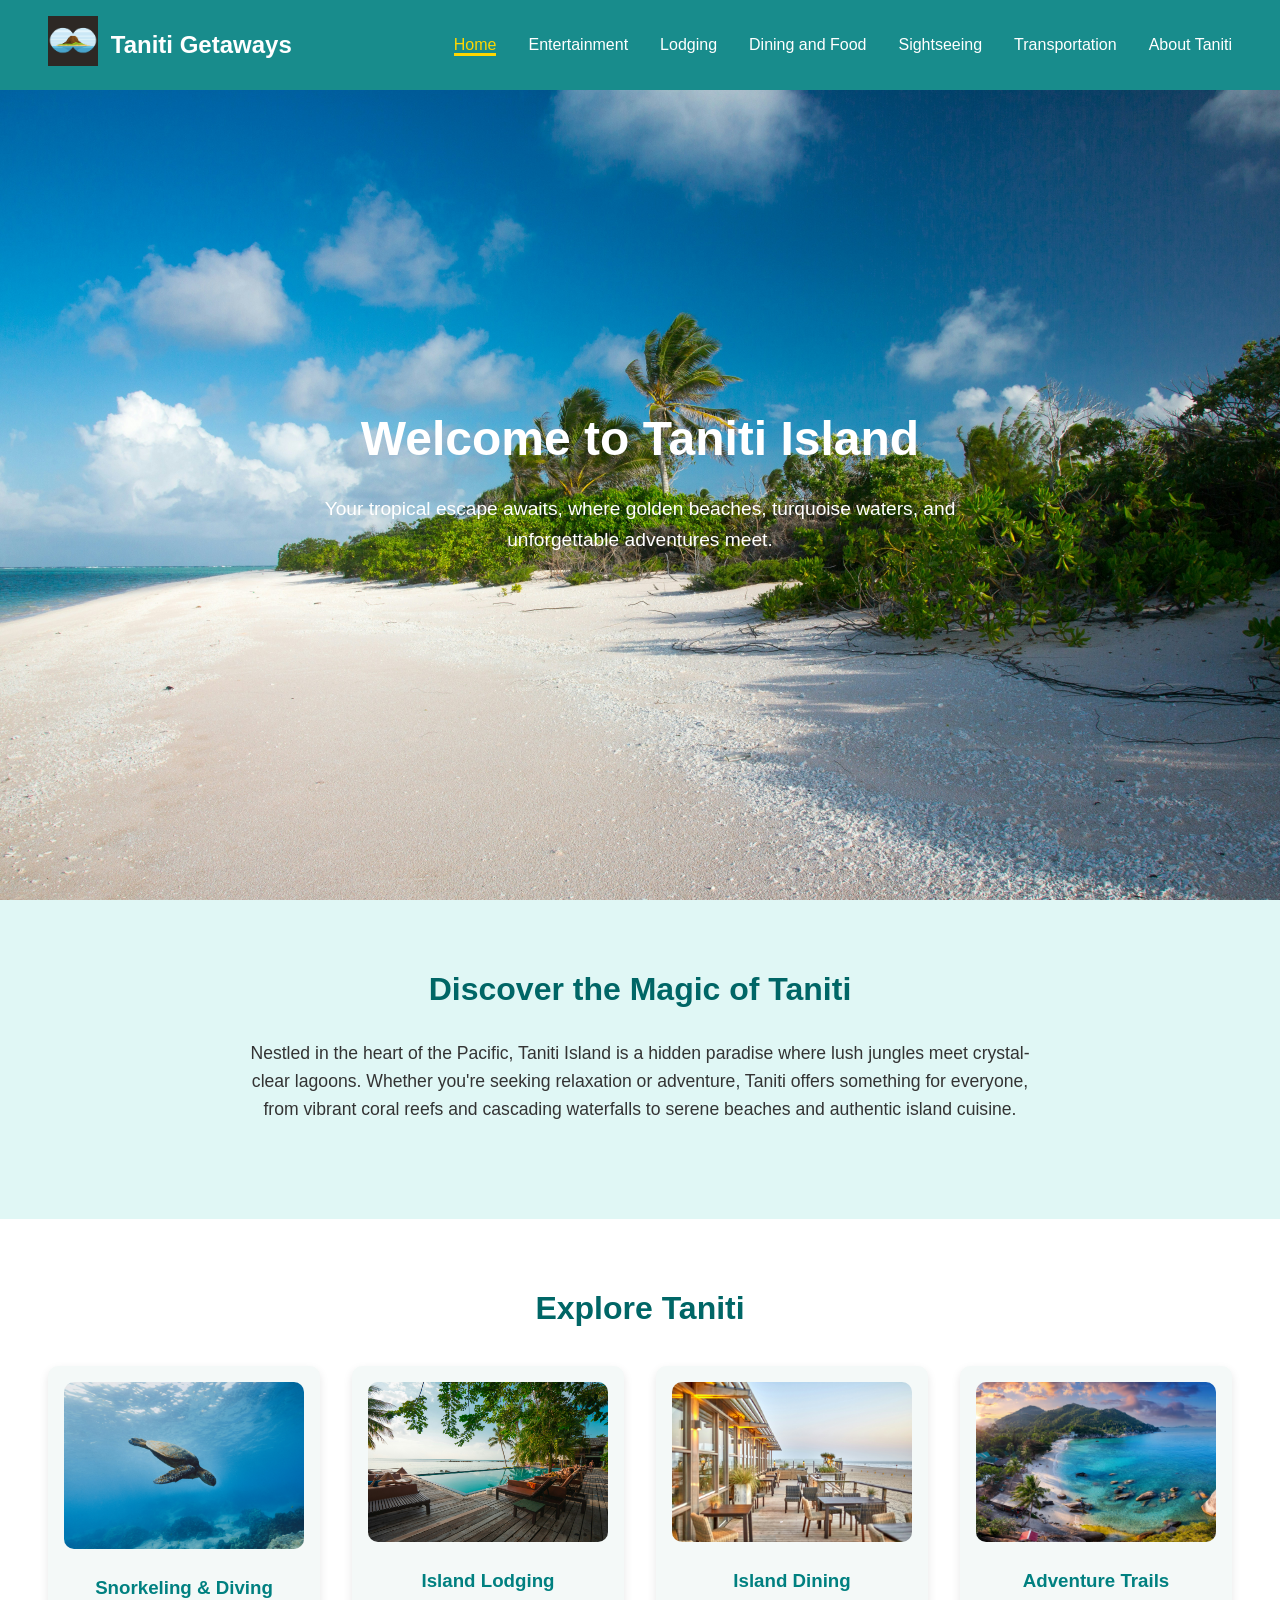
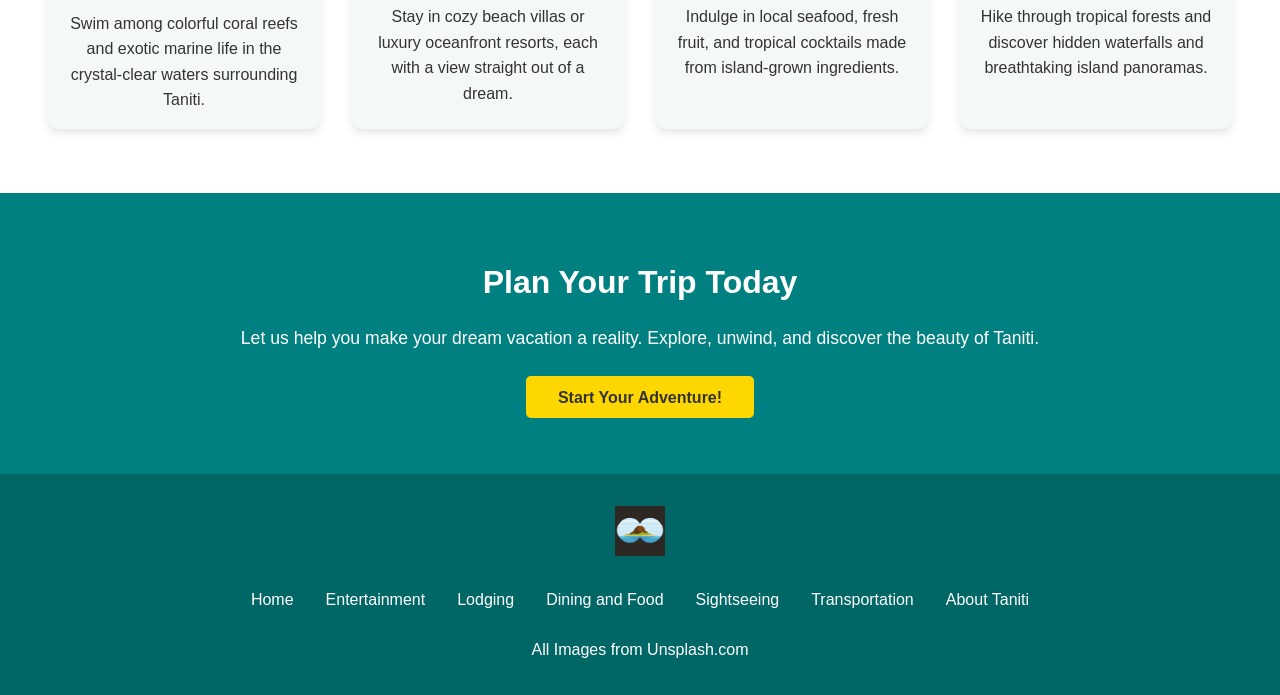
<file: index.html>
<!DOCTYPE html>
<html lang="en">
<head>
  <meta charset="UTF-8" />
  <meta name="viewport" content="width=device-width, initial-scale=1.0" />
  <link rel="stylesheet" type="text/css" href="style.css" />
  <title>Taniti Getaways</title>
</head>

<body>
  <!-- ===== NAVIGATION ===== -->
  <nav class="navbar">
    <div class="nav-logo">
  <a href="index.html">
    <img src="images/logo.jpg" alt="Taniti Getaways Logo" />
  </a>
  <span class="brand-name">Taniti Getaways</span>
</div>


    <ul class="nav-links">
      <li><a href="index.html" class="active">Home</a></li>
      <li><a href="entertainment.html">Entertainment</a></li>
      <li><a href="lodging.html">Lodging</a></li>
      <li><a href="diningandfood.html">Dining and Food</a></li>
      <li><a href="sightseeing.html">Sightseeing</a></li>
      <li><a href="transportation.html">Transportation</a></li>
      <li><a href="about.html">About Taniti</a></li>
    </ul>
  </nav>

  <!-- ===== HERO SECTION ===== -->
  <header class="hero">
    <div class="hero-content">
      <h1>Welcome to Taniti Island</h1>
      <p>Your tropical escape awaits, where golden beaches, turquoise waters, and unforgettable adventures meet.</p>
    </div>
  </header>

  <!-- ===== ABOUT SECTION ===== -->
  <section class="info-section">
    <h2 class="pettitle">Discover the Magic of Taniti</h2>
    <p>
      Nestled in the heart of the Pacific, Taniti Island is a hidden paradise where lush jungles meet crystal-clear lagoons.
      Whether you're seeking relaxation or adventure, Taniti offers something for everyone, from vibrant coral reefs and cascading waterfalls to serene beaches and authentic island cuisine.
    </p>
  </section>

  <!-- ===== HIGHLIGHTS SECTION ===== -->
  <section class="highlights">
    <h2>Explore Taniti</h2>
    <div class="highlight-grid">
      <div class="highlight-card">
        <img src="images/snorkel.jpg" alt="Snorkeling" />
        <h3>Snorkeling & Diving</h3>
        <p>Swim among colorful coral reefs and exotic marine life in the crystal-clear waters surrounding Taniti.</p>
      </div>
      <div class="highlight-card">
        <img src="images/lodging.jpg" alt="Lodging" />
        <h3>Island Lodging</h3>
        <p>Stay in cozy beach villas or luxury oceanfront resorts, each with a view straight out of a dream.</p>
      </div>
      <div class="highlight-card">
        <img src="images/dining.jpg" alt="Dining" />
        <h3>Island Dining</h3>
        <p>Indulge in local seafood, fresh fruit, and tropical cocktails made from island-grown ingredients.</p>
      </div>
      <div class="highlight-card">
        <img src="images/hike.avif" alt="Adventure Trails" />
        <h3>Adventure Trails</h3>
        <p>Hike through tropical forests and discover hidden waterfalls and breathtaking island panoramas.</p>
      </div>
    </div>
  </section>

  <!-- ===== CALL TO ACTION ===== -->
  <section class="cta">
    <h2>Plan Your Trip Today</h2>
    <p>Let us help you make your dream vacation a reality. Explore, unwind, and discover the beauty of Taniti.</p>
    <a href="entertainment.html" class="contact-btn">Start Your Adventure!</a>
  </section>

  <!-- ===== FOOTER ===== -->
  <footer>
    <div class="footer-container">
      <div class="footer-logo">
        <img src="images/logo.jpg" alt="Taniti Logo" />
      </div>

      <nav class="footer-nav">
        <ul>
          <li><a href="index.html">Home</a></li>
          <li><a href="entertainment.html">Entertainment</a></li>
          <li><a href="lodging.html">Lodging</a></li>
          <li><a href="diningandfood.html">Dining and Food</a></li>
          <li><a href="sightseeing.html">Sightseeing</a></li>
          <li><a href="transportation.html">Transportation</a></li>
          <li><a href="about.html">About Taniti</a></li>
        </ul>
      </nav>
      <p>All Images from Unsplash.com</p>
    </div>
  </footer>
</body>
</html>
</file>
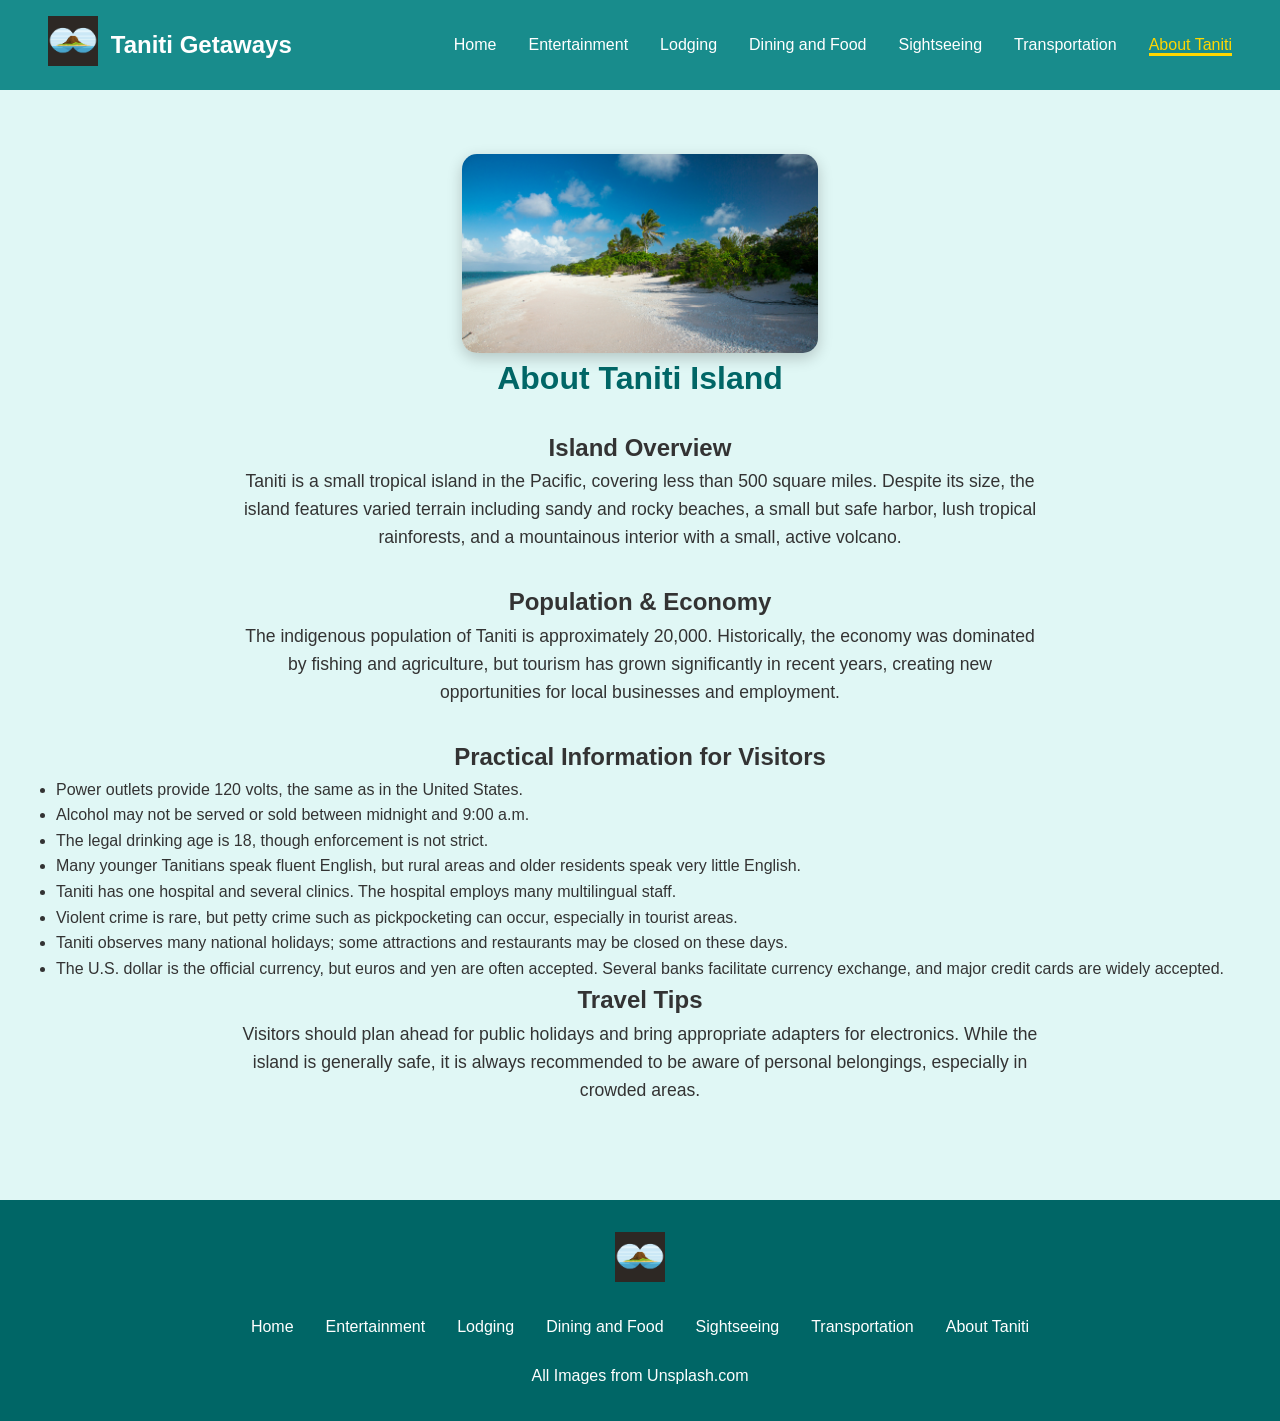
<file: about.html>
<!DOCTYPE html>
<html lang="en">
<head>
  <meta charset="UTF-8" />
  <meta name="viewport" content="width=device-width, initial-scale=1.0" />
  <link rel="stylesheet" type="text/css" href="style.css" />
  <title>Taniti Getaways</title>
</head>

<body>
  <!-- ===== NAVIGATION ===== -->
  <nav class="navbar">
    <div class="nav-logo">
  <a href="index.html">
    <img src="images/logo.jpg" alt="Taniti Getaways Logo" />
  </a>
  <span class="brand-name">Taniti Getaways</span>
</div>

    <ul class="nav-links">
      <li><a href="index.html">Home</a></li>
      <li><a href="entertainment.html">Entertainment</a></li>
      <li><a href="lodging.html">Lodging</a></li>
      <li><a href="diningandfood.html">Dining and Food</a></li>
      <li><a href="sightseeing.html">Sightseeing</a></li>
      <li><a href="transportation.html">Transportation</a></li>
      <li><a href="about.html" class="active">About Taniti</a></li>
    </ul>
  </nav>

<section class="info-section">
  <img src="images/homepic.jpg" alt="Taniti Island" class="section-image">
  <h1 class="pettitle">About Taniti Island</h1>

  <h2>Island Overview</h2>
  <p>
    Taniti is a small tropical island in the Pacific, covering less than 500 square miles. Despite its size, the island features varied terrain including sandy and rocky beaches, a small but safe harbor, lush tropical rainforests, and a mountainous interior with a small, active volcano.
  </p>

  <h2>Population & Economy</h2>
  <p>
    The indigenous population of Taniti is approximately 20,000. Historically, the economy was dominated by fishing and agriculture, but tourism has grown significantly in recent years, creating new opportunities for local businesses and employment.
  </p>

  <h2>Practical Information for Visitors</h2>
  <ul>
    <li>Power outlets provide 120 volts, the same as in the United States.</li>
    <li>Alcohol may not be served or sold between midnight and 9:00 a.m.</li>
    <li>The legal drinking age is 18, though enforcement is not strict.</li>
    <li>Many younger Tanitians speak fluent English, but rural areas and older residents speak very little English.</li>
    <li>Taniti has one hospital and several clinics. The hospital employs many multilingual staff.</li>
    <li>Violent crime is rare, but petty crime such as pickpocketing can occur, especially in tourist areas.</li>
    <li>Taniti observes many national holidays; some attractions and restaurants may be closed on these days.</li>
    <li>The U.S. dollar is the official currency, but euros and yen are often accepted. Several banks facilitate currency exchange, and major credit cards are widely accepted.</li>
  </ul>

  <h2>Travel Tips</h2>
  <p>
    Visitors should plan ahead for public holidays and bring appropriate adapters for electronics. While the island is generally safe, it is always recommended to be aware of personal belongings, especially in crowded areas.
  </p>
</section>


 <!-- ===== FOOTER ===== -->
  <footer>
    <div class="footer-container">
      <div class="footer-logo">
        <img src="images/logo.jpg" alt="Taniti Logo" />
      </div>

      <nav class="footer-nav">
        <ul>
          <li><a href="index.html">Home</a></li>
          <li><a href="entertainment.html">Entertainment</a></li>
          <li><a href="lodging.html">Lodging</a></li>
          <li><a href="diningandfood.html">Dining and Food</a></li>
          <li><a href="sightseeing.html">Sightseeing</a></li>
          <li><a href="transportation.html">Transportation</a></li>
          <li><a href="about.html">About Taniti</a></li>
        </ul>
      </nav>
      <p>All Images from Unsplash.com</p>
    </div>
  </footer>
</body>
</html>
</file>
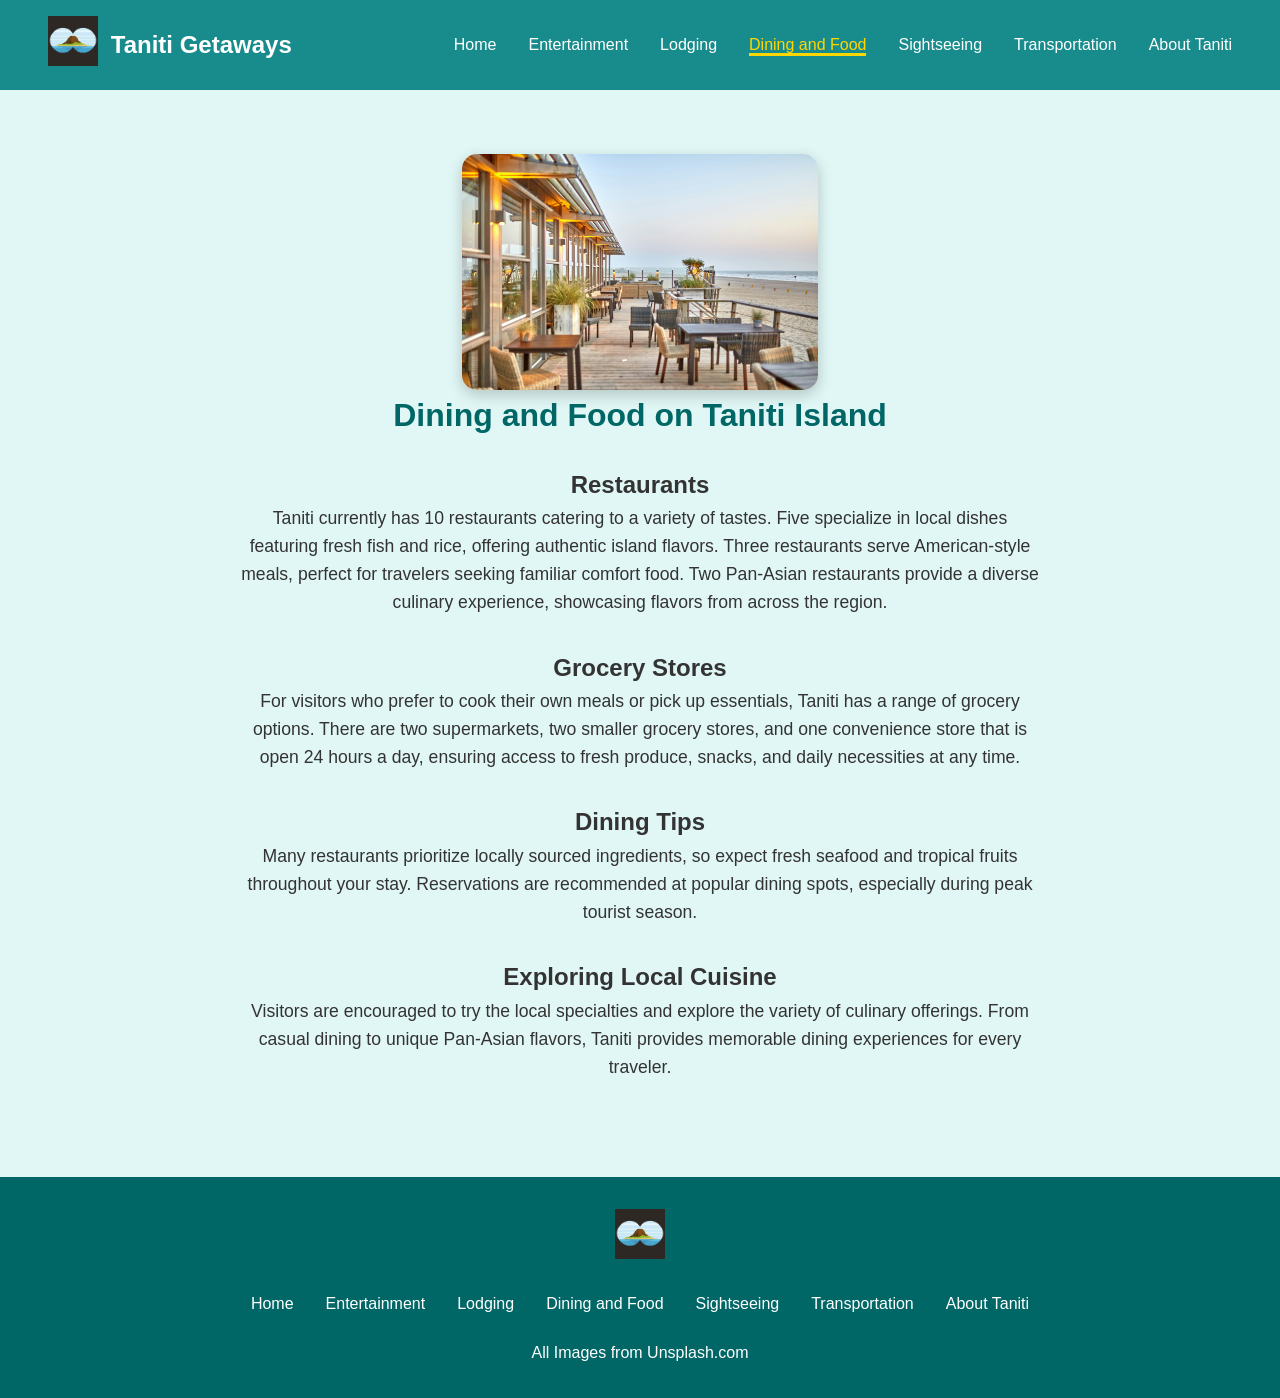
<file: diningandfood.html>
<!DOCTYPE html>
<html lang="en">
<head>
  <meta charset="UTF-8" />
  <meta name="viewport" content="width=device-width, initial-scale=1.0" />
  <link rel="stylesheet" type="text/css" href="style.css" />
  <title>Taniti Getaways</title>
</head>

<body>
  <!-- ===== NAVIGATION ===== -->
  <nav class="navbar">
    <div class="nav-logo">
  <a href="index.html">
    <img src="images/logo.jpg" alt="Taniti Getaways Logo" />
  </a>
  <span class="brand-name">Taniti Getaways</span>
</div>

    <ul class="nav-links">
      <li><a href="index.html">Home</a></li>
      <li><a href="entertainment.html">Entertainment</a></li>
      <li><a href="lodging.html">Lodging</a></li>
      <li><a href="diningandfood.html" class="active">Dining and Food</a></li>
      <li><a href="sightseeing.html">Sightseeing</a></li>
      <li><a href="transportation.html">Transportation</a></li>
      <li><a href="about.html">About Taniti</a></li>
    </ul>
  </nav>

</body>

<section class="info-section">
  <img src="images/dining.jpg" alt="Taniti Dining" class="section-image">
  <h1 class="pettitle">Dining and Food on Taniti Island</h1>

  <h2>Restaurants</h2>
  <p>
    Taniti currently has 10 restaurants catering to a variety of tastes. Five specialize in local dishes featuring fresh fish and rice, offering authentic island flavors. Three restaurants serve American-style meals, perfect for travelers seeking familiar comfort food. Two Pan-Asian restaurants provide a diverse culinary experience, showcasing flavors from across the region.
  </p>

  <h2>Grocery Stores</h2>
  <p>
    For visitors who prefer to cook their own meals or pick up essentials, Taniti has a range of grocery options. There are two supermarkets, two smaller grocery stores, and one convenience store that is open 24 hours a day, ensuring access to fresh produce, snacks, and daily necessities at any time.
  </p>

  <h2>Dining Tips</h2>
  <p>
    Many restaurants prioritize locally sourced ingredients, so expect fresh seafood and tropical fruits throughout your stay. Reservations are recommended at popular dining spots, especially during peak tourist season.
  </p>

  <h2>Exploring Local Cuisine</h2>
  <p>
    Visitors are encouraged to try the local specialties and explore the variety of culinary offerings. From casual dining to unique Pan-Asian flavors, Taniti provides memorable dining experiences for every traveler.
  </p>
</section>



 <!-- ===== FOOTER ===== -->
  <footer>
    <div class="footer-container">
      <div class="footer-logo">
        <img src="images/logo.jpg" alt="Taniti Logo" />
      </div>

      <nav class="footer-nav">
        <ul>
          <li><a href="index.html">Home</a></li>
          <li><a href="entertainment.html">Entertainment</a></li>
          <li><a href="lodging.html">Lodging</a></li>
          <li><a href="diningandfood.html">Dining and Food</a></li>
          <li><a href="sightseeing.html">Sightseeing</a></li>
          <li><a href="transportation.html">Transportation</a></li>
          <li><a href="about.html">About Taniti</a></li>
        </ul>
      </nav>
      <p>All Images from Unsplash.com</p>
    </div>
  </footer>
</body>
</html>
</file>
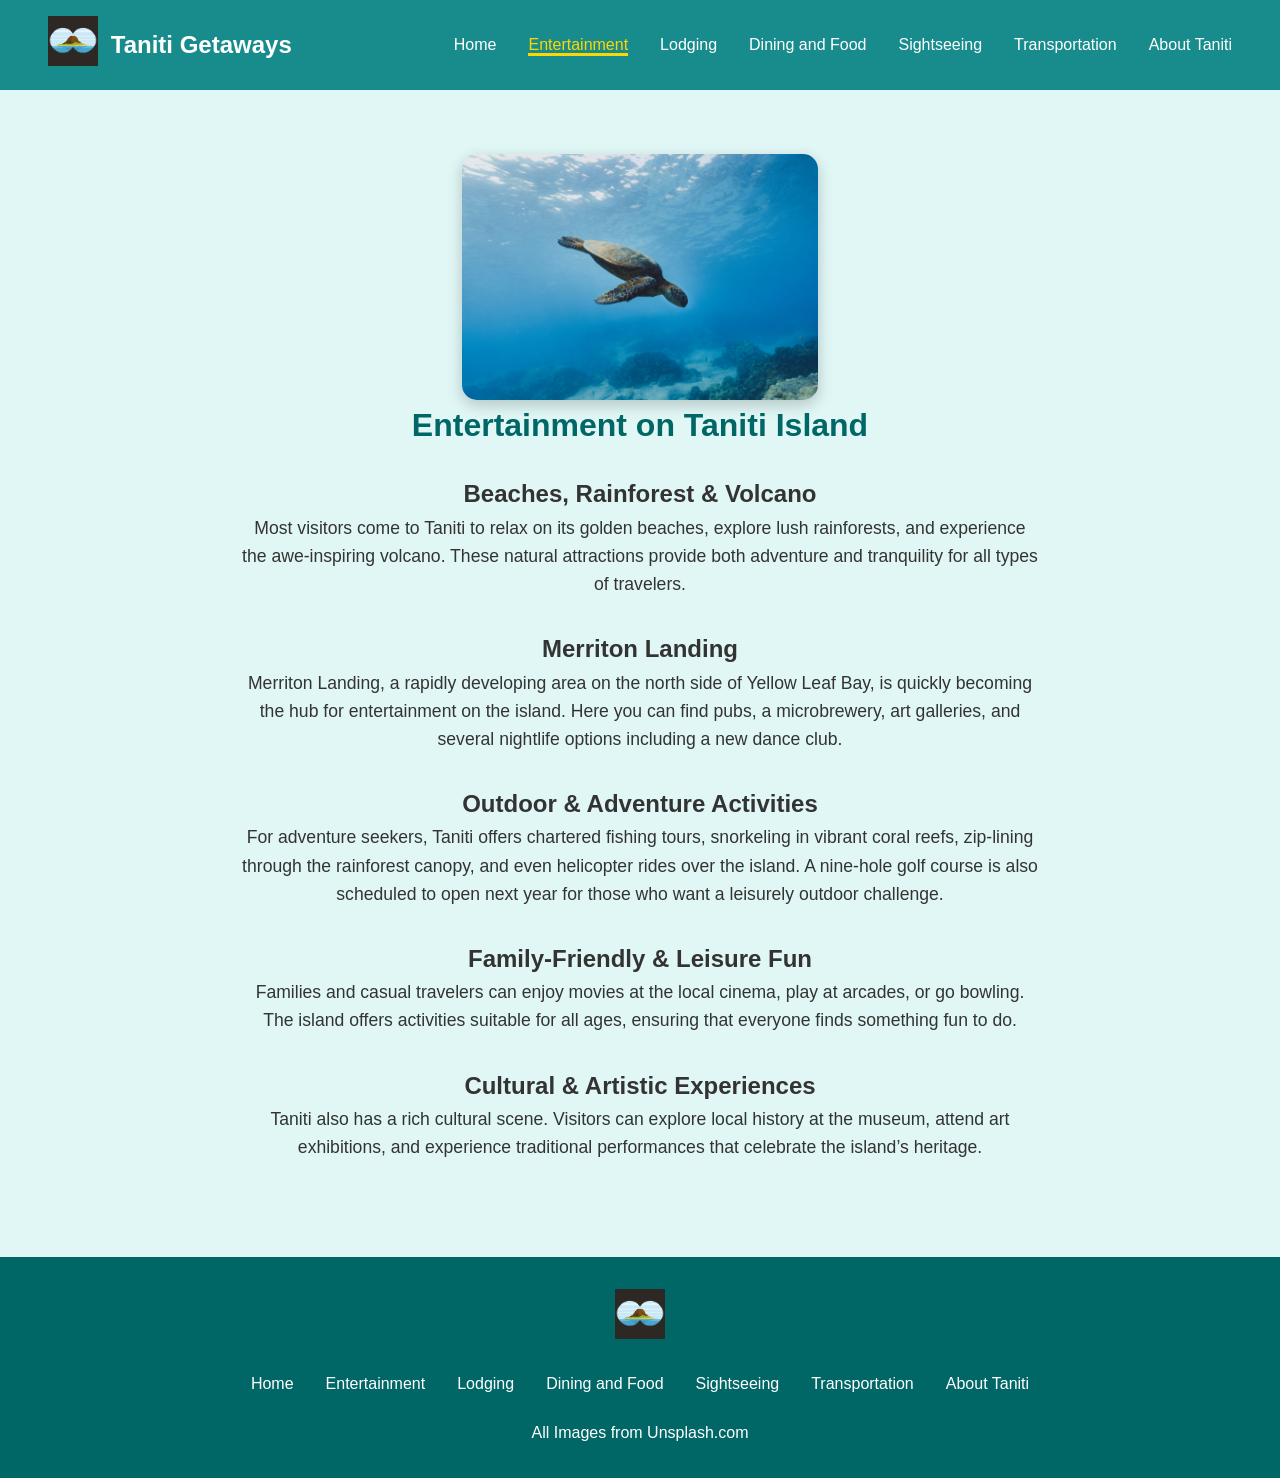
<file: entertainment.html>
<!DOCTYPE html>
<html lang="en">
<head>
  <meta charset="UTF-8" />
  <meta name="viewport" content="width=device-width, initial-scale=1.0" />
  <link rel="stylesheet" type="text/css" href="style.css" />
  <title>Taniti Getaways</title>
</head>

<body>
  <!-- ===== NAVIGATION ===== -->
  <nav class="navbar">
    <div class="nav-logo">
  <a href="index.html">
    <img src="images/logo.jpg" alt="Taniti Getaways Logo" />
  </a>
  <span class="brand-name">Taniti Getaways</span>
</div>

    <ul class="nav-links">
      <li><a href="index.html">Home</a></li>
      <li><a href="entertainment.html" class="active">Entertainment</a></li>
      <li><a href="lodging.html">Lodging</a></li>
      <li><a href="diningandfood.html">Dining and Food</a></li>
      <li><a href="sightseeing.html">Sightseeing</a></li>
      <li><a href="transportation.html">Transportation</a></li>
      <li><a href="about.html">About Taniti</a></li>
    </ul>
  </nav>

<section class="info-section">
  <img src="images/snorkel.jpg" alt="Island Entertainment" class="section-image">
  <h1 class="pettitle">Entertainment on Taniti Island</h1>

  <h2>Beaches, Rainforest & Volcano</h2>
  <p>
    Most visitors come to Taniti to relax on its golden beaches, explore lush rainforests, and experience the awe-inspiring volcano. These natural attractions provide both adventure and tranquility for all types of travelers.
  </p>

  <h2>Merriton Landing</h2>
  <p>
    Merriton Landing, a rapidly developing area on the north side of Yellow Leaf Bay, is quickly becoming the hub for entertainment on the island. Here you can find pubs, a microbrewery, art galleries, and several nightlife options including a new dance club.
  </p>

  <h2>Outdoor & Adventure Activities</h2>
  <p>
    For adventure seekers, Taniti offers chartered fishing tours, snorkeling in vibrant coral reefs, zip-lining through the rainforest canopy, and even helicopter rides over the island. A nine-hole golf course is also scheduled to open next year for those who want a leisurely outdoor challenge.
  </p>

  <h2>Family-Friendly & Leisure Fun</h2>
  <p>
    Families and casual travelers can enjoy movies at the local cinema, play at arcades, or go bowling. The island offers activities suitable for all ages, ensuring that everyone finds something fun to do.
  </p>

  <h2>Cultural & Artistic Experiences</h2>
  <p>
    Taniti also has a rich cultural scene. Visitors can explore local history at the museum, attend art exhibitions, and experience traditional performances that celebrate the island’s heritage.
  </p>
</section>

 <!-- ===== FOOTER ===== -->
  <footer>
    <div class="footer-container">
      <div class="footer-logo">
        <img src="images/logo.jpg" alt="Taniti Logo" />
      </div>

      <nav class="footer-nav">
        <ul>
          <li><a href="index.html">Home</a></li>
          <li><a href="entertainment.html">Entertainment</a></li>
          <li><a href="lodging.html">Lodging</a></li>
          <li><a href="diningandfood.html">Dining and Food</a></li>
          <li><a href="sightseeing.html">Sightseeing</a></li>
          <li><a href="transportation.html">Transportation</a></li>
          <li><a href="about.html">About Taniti</a></li>
        </ul>
      </nav>
      <p>All Images from Unsplash.com</p>
    </div>
  </footer>
</body>
</html>
</file>
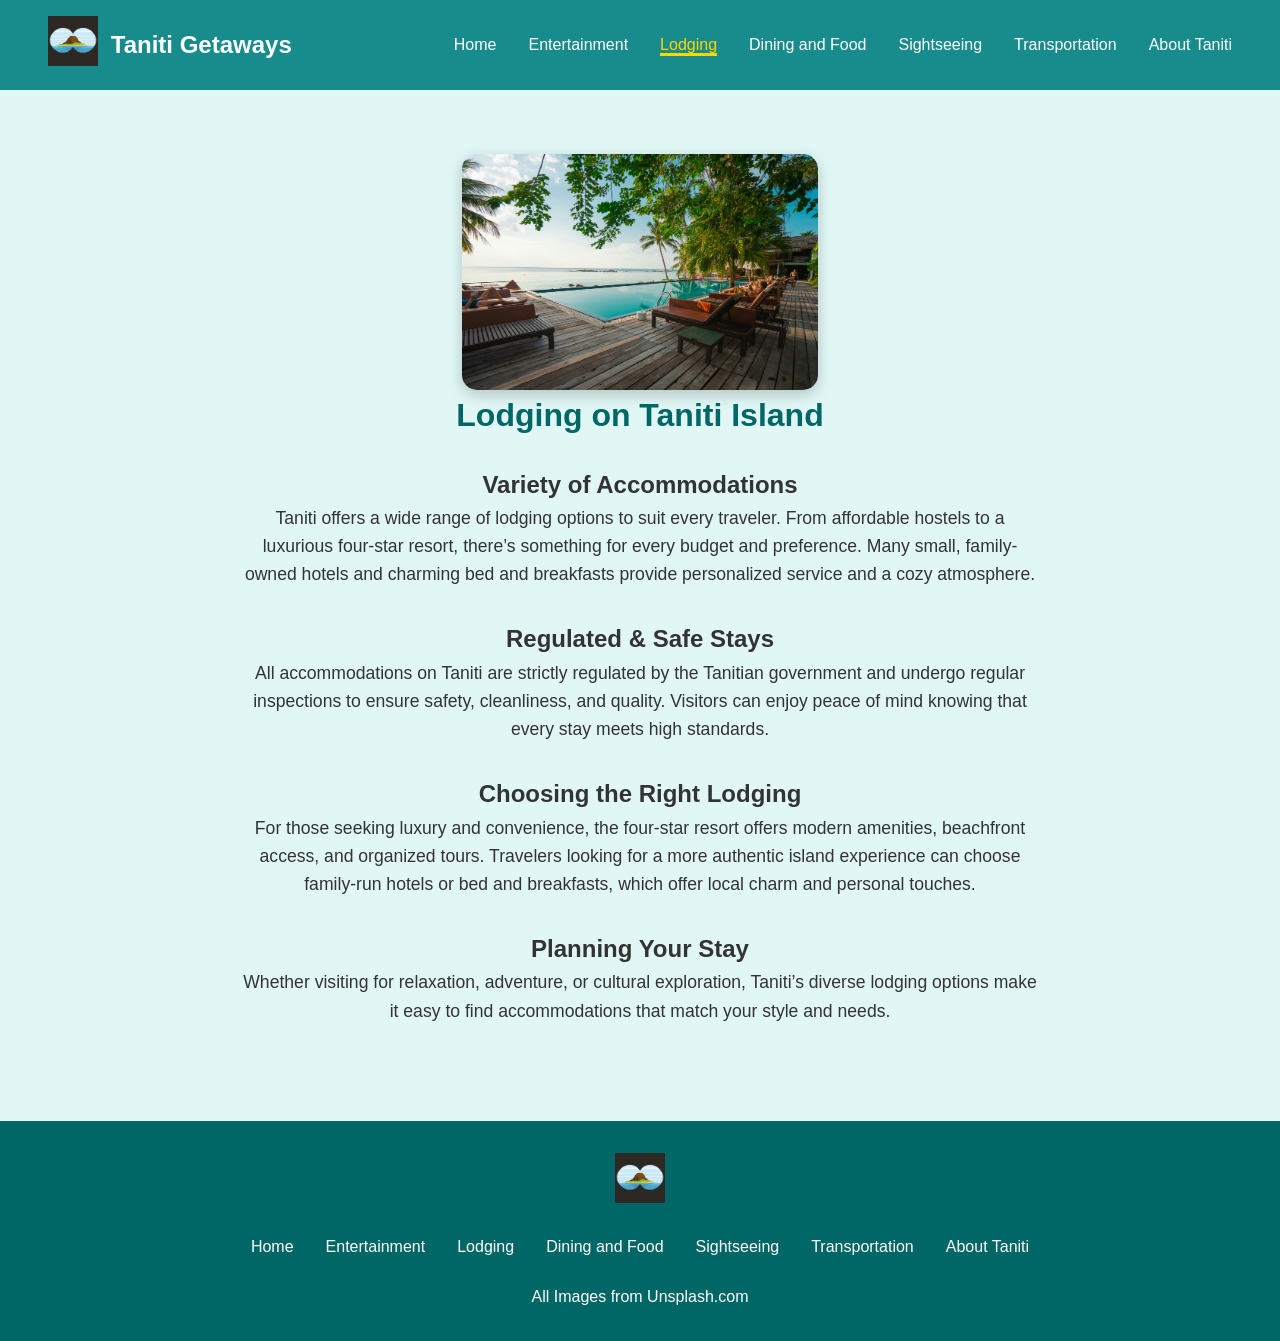
<file: lodging.html>
<!DOCTYPE html>
<html lang="en">
<head>
  <meta charset="UTF-8" />
  <meta name="viewport" content="width=device-width, initial-scale=1.0" />
  <link rel="stylesheet" type="text/css" href="style.css" />
  <title>Taniti Getaways</title>
</head>

<body>
  <!-- ===== NAVIGATION ===== -->
  <nav class="navbar">
    <div class="nav-logo">
  <a href="index.html">
    <img src="images/logo.jpg" alt="Taniti Getaways Logo" />
  </a>
  <span class="brand-name">Taniti Getaways</span>
</div>

    <ul class="nav-links">
      <li><a href="index.html">Home</a></li>
      <li><a href="entertainment.html">Entertainment</a></li>
      <li><a href="lodging.html" class="active">Lodging</a></li>
      <li><a href="diningandfood.html">Dining and Food</a></li>
      <li><a href="sightseeing.html">Sightseeing</a></li>
      <li><a href="transportation.html">Transportation</a></li>
      <li><a href="about.html">About Taniti</a></li>
    </ul>
  </nav>
</body>

<section class="info-section">
  <img src="images/lodging.jpg" alt="Taniti Lodging" class="section-image">
  <h1 class="pettitle">Lodging on Taniti Island</h1>

  <h2>Variety of Accommodations</h2>
  <p>
    Taniti offers a wide range of lodging options to suit every traveler. From affordable hostels to a luxurious four-star resort, there’s something for every budget and preference. Many small, family-owned hotels and charming bed and breakfasts provide personalized service and a cozy atmosphere.
  </p>

  <h2>Regulated & Safe Stays</h2>
  <p>
    All accommodations on Taniti are strictly regulated by the Tanitian government and undergo regular inspections to ensure safety, cleanliness, and quality. Visitors can enjoy peace of mind knowing that every stay meets high standards.
  </p>

  <h2>Choosing the Right Lodging</h2>
  <p>
    For those seeking luxury and convenience, the four-star resort offers modern amenities, beachfront access, and organized tours. Travelers looking for a more authentic island experience can choose family-run hotels or bed and breakfasts, which offer local charm and personal touches.
  </p>

  <h2>Planning Your Stay</h2>
  <p>
    Whether visiting for relaxation, adventure, or cultural exploration, Taniti’s diverse lodging options make it easy to find accommodations that match your style and needs.
  </p>
</section>


 <!-- ===== FOOTER ===== -->
  <footer>
    <div class="footer-container">
      <div class="footer-logo">
        <img src="images/logo.jpg" alt="Taniti Logo" />
      </div>

      <nav class="footer-nav">
        <ul>
          <li><a href="index.html">Home</a></li>
          <li><a href="entertainment.html">Entertainment</a></li>
          <li><a href="lodging.html">Lodging</a></li>
          <li><a href="diningandfood.html">Dining and Food</a></li>
          <li><a href="sightseeing.html">Sightseeing</a></li>
          <li><a href="transportation.html">Transportation</a></li>
          <li><a href="about.html">About Taniti</a></li>
        </ul>
      </nav>
      <p>All Images from Unsplash.com</p>
    </div>
  </footer>
</body>
</html>
</file>
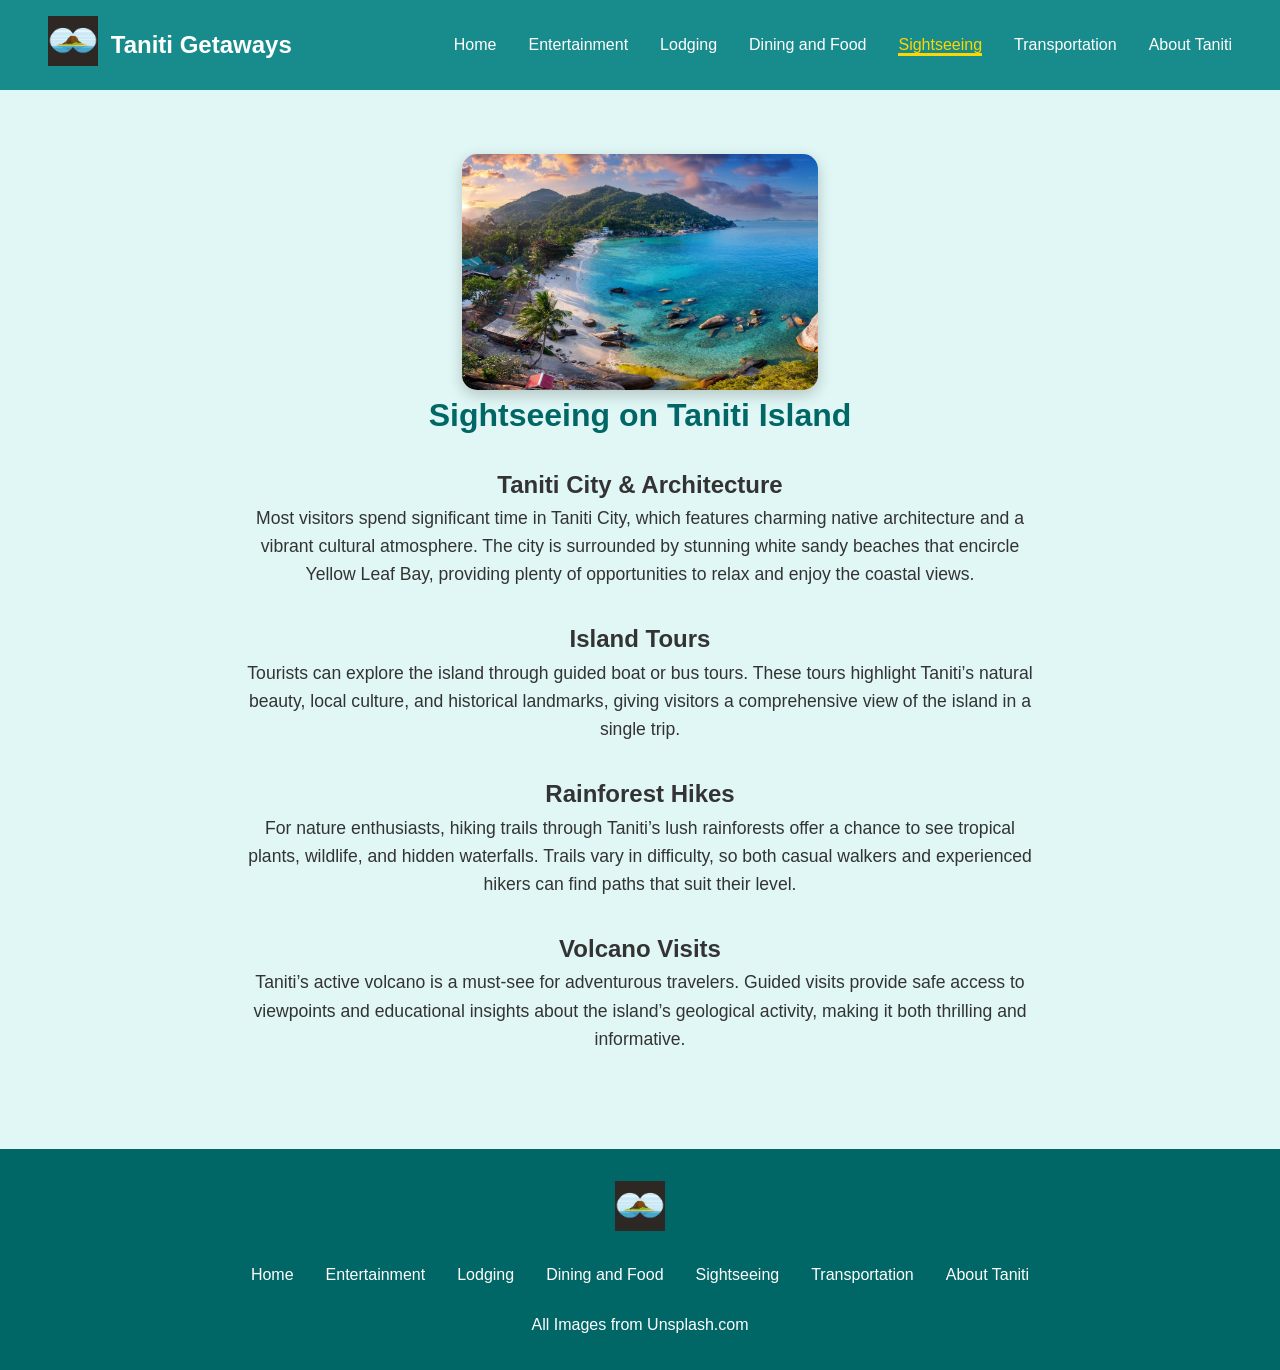
<file: sightseeing.html>
<!DOCTYPE html>
<html lang="en">
<head>
  <meta charset="UTF-8" />
  <meta name="viewport" content="width=device-width, initial-scale=1.0" />
  <link rel="stylesheet" type="text/css" href="style.css" />
  <title>Taniti Getaways</title>
</head>

<body>
  <!-- ===== NAVIGATION ===== -->
  <nav class="navbar">
    <div class="nav-logo">
  <a href="index.html">
    <img src="images/logo.jpg" alt="Taniti Getaways Logo" />
  </a>
  <span class="brand-name">Taniti Getaways</span>
</div>

    <ul class="nav-links">
      <li><a href="index.html">Home</a></li>
      <li><a href="entertainment.html">Entertainment</a></li>
      <li><a href="lodging.html">Lodging</a></li>
      <li><a href="diningandfood.html">Dining and Food</a></li>
      <li><a href="sightseeing.html" class="active">Sightseeing</a></li>
      <li><a href="transportation.html">Transportation</a></li>
      <li><a href="about.html">About Taniti</a></li>
    </ul>
  </nav>
</body>

<section class="info-section">
  <img src="images/hike.avif" alt="Taniti Sightseeing" class="section-image">
  <h1 class="pettitle">Sightseeing on Taniti Island</h1>

  <h2>Taniti City & Architecture</h2>
  <p>
    Most visitors spend significant time in Taniti City, which features charming native architecture and a vibrant cultural atmosphere. The city is surrounded by stunning white sandy beaches that encircle Yellow Leaf Bay, providing plenty of opportunities to relax and enjoy the coastal views.
  </p>

  <h2>Island Tours</h2>
  <p>
    Tourists can explore the island through guided boat or bus tours. These tours highlight Taniti’s natural beauty, local culture, and historical landmarks, giving visitors a comprehensive view of the island in a single trip.
  </p>

  <h2>Rainforest Hikes</h2>
  <p>
    For nature enthusiasts, hiking trails through Taniti’s lush rainforests offer a chance to see tropical plants, wildlife, and hidden waterfalls. Trails vary in difficulty, so both casual walkers and experienced hikers can find paths that suit their level.
  </p>

  <h2>Volcano Visits</h2>
  <p>
    Taniti’s active volcano is a must-see for adventurous travelers. Guided visits provide safe access to viewpoints and educational insights about the island’s geological activity, making it both thrilling and informative.
  </p>
</section>


 <!-- ===== FOOTER ===== -->
  <footer>
    <div class="footer-container">
      <div class="footer-logo">
        <img src="images/logo.jpg" alt="Taniti Logo" />
      </div>

      <nav class="footer-nav">
        <ul>
          <li><a href="index.html">Home</a></li>
          <li><a href="entertainment.html">Entertainment</a></li>
          <li><a href="lodging.html">Lodging</a></li>
          <li><a href="diningandfood.html">Dining and Food</a></li>
          <li><a href="sightseeing.html">Sightseeing</a></li>
          <li><a href="transportation.html">Transportation</a></li>
          <li><a href="about.html">About Taniti</a></li>
        </ul>
      </nav>
      <p>All Images from Unsplash.com</p>
    </div>
  </footer>
</body>
</html>
</file>
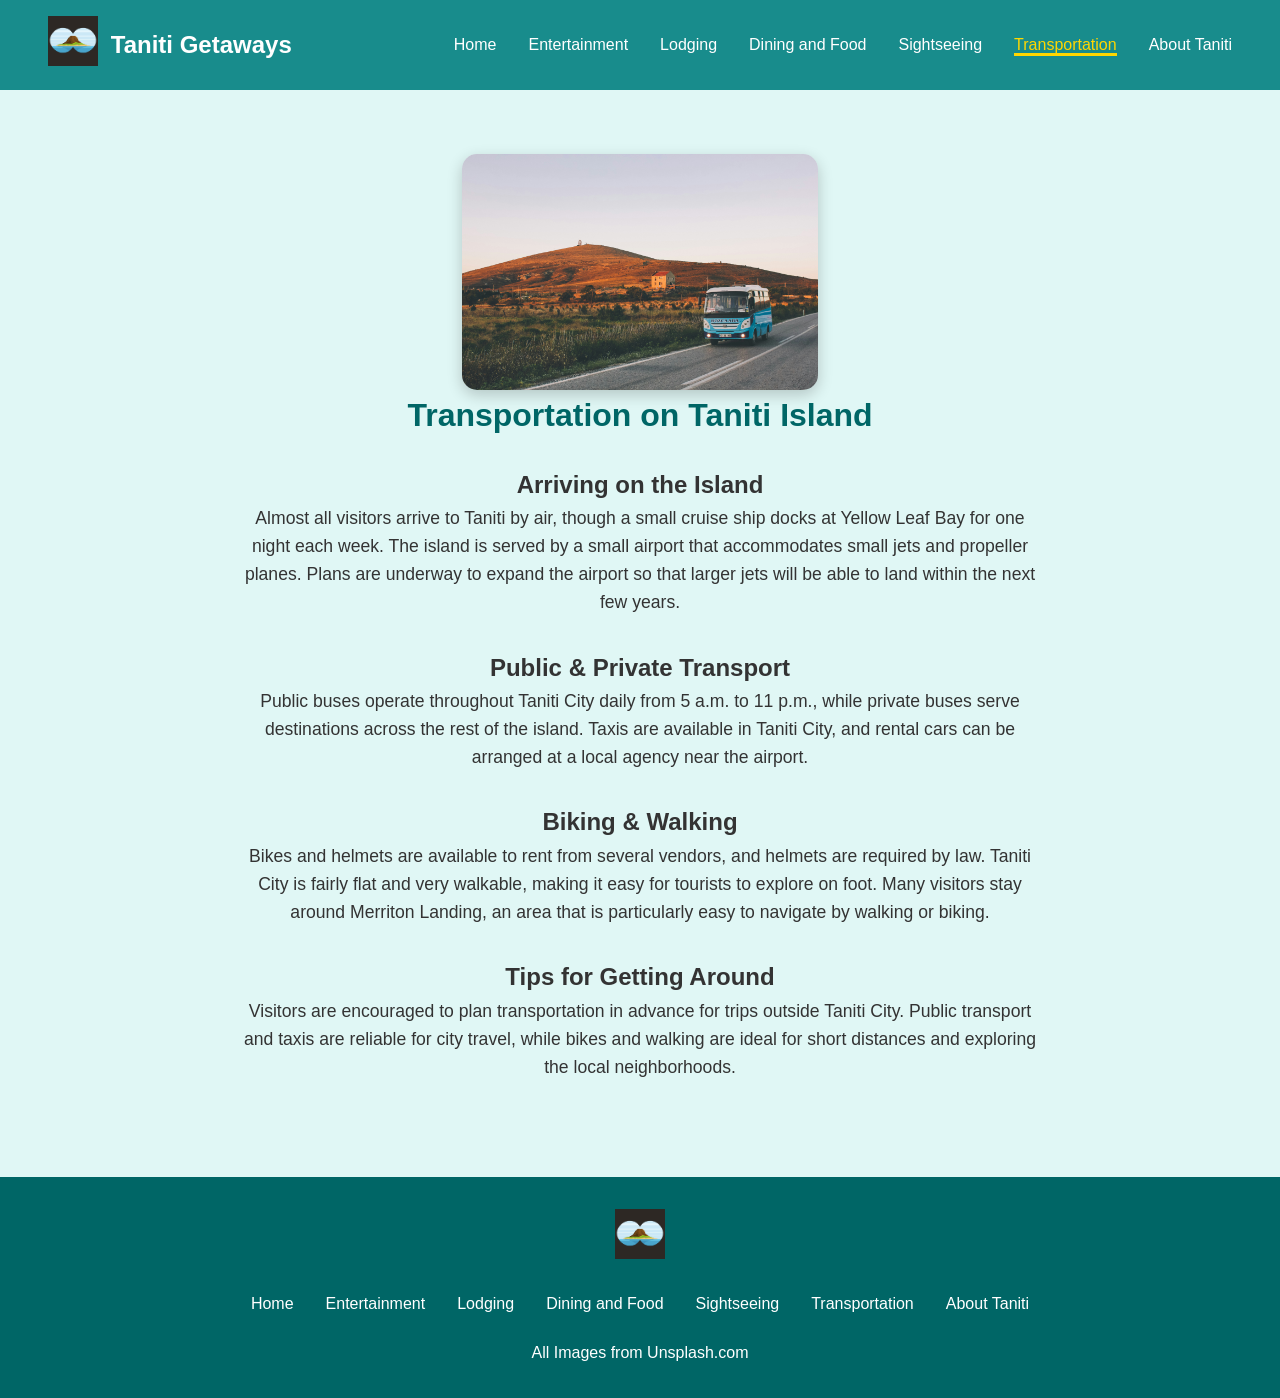
<file: transportation.html>
<!DOCTYPE html>
<html lang="en">
<head>
  <meta charset="UTF-8" />
  <meta name="viewport" content="width=device-width, initial-scale=1.0" />
  <link rel="stylesheet" type="text/css" href="style.css" />
  <title>Taniti Getaways</title>
</head>

<body>
  <!-- ===== NAVIGATION ===== -->
  <nav class="navbar">
    <div class="nav-logo">
  <a href="index.html">
    <img src="images/logo.jpg" alt="Taniti Getaways Logo" />
  </a>
  <span class="brand-name">Taniti Getaways</span>
</div>

    <ul class="nav-links">
      <li><a href="index.html">Home</a></li>
      <li><a href="entertainment.html">Entertainment</a></li>
      <li><a href="lodging.html">Lodging</a></li>
      <li><a href="diningandfood.html">Dining and Food</a></li>
      <li><a href="sightseeing.html">Sightseeing</a></li>
      <li><a href="transportation.html" class="active">Transportation</a></li>
      <li><a href="about.html">About Taniti</a></li>
    </ul>
  </nav>

</body>

<section class="info-section">
  <img src="images/bus.jpg" alt="Taniti Transportation" class="section-image">
  <h1 class="pettitle">Transportation on Taniti Island</h1>

  <h2>Arriving on the Island</h2>
  <p>
    Almost all visitors arrive to Taniti by air, though a small cruise ship docks at Yellow Leaf Bay for one night each week. The island is served by a small airport that accommodates small jets and propeller planes. Plans are underway to expand the airport so that larger jets will be able to land within the next few years.
  </p>

  <h2>Public & Private Transport</h2>
  <p>
    Public buses operate throughout Taniti City daily from 5 a.m. to 11 p.m., while private buses serve destinations across the rest of the island. Taxis are available in Taniti City, and rental cars can be arranged at a local agency near the airport.
  </p>

  <h2>Biking & Walking</h2>
  <p>
    Bikes and helmets are available to rent from several vendors, and helmets are required by law. Taniti City is fairly flat and very walkable, making it easy for tourists to explore on foot. Many visitors stay around Merriton Landing, an area that is particularly easy to navigate by walking or biking.
  </p>

  <h2>Tips for Getting Around</h2>
  <p>
    Visitors are encouraged to plan transportation in advance for trips outside Taniti City. Public transport and taxis are reliable for city travel, while bikes and walking are ideal for short distances and exploring the local neighborhoods.
  </p>
</section>


 <!-- ===== FOOTER ===== -->
  <footer>
    <div class="footer-container">
      <div class="footer-logo">
        <img src="images/logo.jpg" alt="Taniti Logo" />
      </div>

      <nav class="footer-nav">
        <ul>
          <li><a href="index.html">Home</a></li>
          <li><a href="entertainment.html">Entertainment</a></li>
          <li><a href="lodging.html">Lodging</a></li>
          <li><a href="diningandfood.html">Dining and Food</a></li>
          <li><a href="sightseeing.html">Sightseeing</a></li>
          <li><a href="transportation.html">Transportation</a></li>
          <li><a href="about.html">About Taniti</a></li>
        </ul>
      </nav>
      <p>All Images from Unsplash.com</p>
    </div>
  </footer>
</body>
</html>
</file>
<file: style.css>
/* ===== GLOBAL STYLES ===== */
* {
  margin: 0;
  padding: 0;
  box-sizing: border-box;
  font-family: 'Segoe UI', Tahoma, Geneva, Verdana, sans-serif;
}

body {
  background-color: #f4f9f8;
  color: #333;
  line-height: 1.6;
}

a {
  text-decoration: none;
  color: inherit;
}

/* ===== NAVIGATION ===== */
.navbar {
  display: flex;
  justify-content: space-between;
  align-items: center;
  padding: 1rem 3rem;
  background: rgba(0, 128, 128, 0.9); /* teal background */
  position: sticky;
  top: 0;
  z-index: 100;
}

.nav-logo {
  display: flex;
  align-items: center;
}

.nav-logo img {
  width: 50px;
  margin-right: 0.8rem;
}

.brand-name {
  font-size: 1.5rem;
  font-weight: bold;
  color: #fff;
}

.nav-links {
  list-style: none;
  display: flex;
  gap: 2rem;
}

.nav-links a {
  color: #fff;
  font-weight: 500;
  transition: color 0.3s;
}

.nav-links a:hover {
  color: #ffd700;
}

nav ul li a.active {
  border-bottom: 3px solid #ffd700;
  color: #ffd700;
}


/* ===== HERO SECTION ===== */
.hero {
  background: url('images/homepic.jpg') center/cover no-repeat;
  height: 90vh;
  display: flex;
  align-items: center;
  justify-content: center;
  text-align: center;
  color: #fff;
  position: relative;
}


.hero-content {
  position: relative;
  max-width: 700px;
  padding: 2rem;
}

.hero h1 {
  font-size: 3rem;
  margin-bottom: 1rem;
  color: #fff;
}

.hero p {
  font-size: 1.2rem;
  margin-bottom: 2rem;
  color: white;
}


/* ===== INFO SECTION ===== */
.info-section {
  padding: 4rem 3rem;
  display: flex;
  flex-direction: column;
  align-items: center;
  text-align: center;
  background-color: #e0f7f5;
}

.info-section .pettitle {
  font-size: 2rem;
  margin-bottom: 1.5rem;
  color: #006666;
}

.info-section p {
  max-width: 800px;
  margin-bottom: 2rem;
  font-size: 1.1rem;
}

.info-section ul {
  text-align: left;
}

.section-image {
  max-width: 30%;
  border-radius: 15px;
  box-shadow: 0 5px 15px rgba(0,0,0,0.2);
}

/* ===== HIGHLIGHTS SECTION ===== */
.highlights {
  padding: 4rem 3rem;
  background-color: #fff;
  text-align: center;
}

.highlights h2 {
  font-size: 2rem;
  margin-bottom: 2rem;
  color: #006666;
}

.highlight-grid {
  display: grid;
  grid-template-columns: repeat(auto-fit, minmax(250px, 1fr));
  gap: 2rem;
}

.highlight-card {
  background-color: #f4f9f8;
  padding: 1rem;
  border-radius: 10px;
  box-shadow: 0 4px 10px rgba(0,0,0,0.1);
  transition: transform 0.3s, box-shadow 0.3s;
}

.highlight-card:hover {
  transform: translateY(-5px);
  box-shadow: 0 8px 20px rgba(0,0,0,0.2);
}

.highlight-card img {
  width: 100%;
  border-radius: 10px;
  margin-bottom: 1rem;
}

.highlight-card h3 {
  color: #008080;
  margin-bottom: 0.5rem;
}

/* ===== CALL TO ACTION ===== */
.cta {
  padding: 4rem 3rem;
  background-color: #008080;
  color: #fff;
  text-align: center;
}

.cta h2 {
  font-size: 2rem;
  margin-bottom: 1rem;
}

.cta p {
  font-size: 1.1rem;
  margin-bottom: 2rem;
}

.contact-btn {
  padding: 0.8rem 2rem;
  background-color: #ffd700;
  color: #333;
  font-weight: bold;
  border-radius: 5px;
  transition: transform 0.3s;
}

.contact-btn:hover {
  background-color: #ffb700;
  transform: scale(1.05);
}

/* ===== FOOTER ===== */
footer {
  background-color: #006666;
  color: #fff;
  padding: 2rem 3rem;
  text-align: center;
}

.footer-container {
  display: flex;
  flex-direction: column;
  align-items: center;
  gap: 1.5rem;
}

.footer-logo img {
  width: 50px;
}

.footer-nav ul {
  list-style: none;
  display: flex;
  gap: 2rem;
}

.footer-nav a {
  color: #fff;
  transition: color 0.3s;
}

.footer-nav a:hover {
  color: #ffd700;
}

.footer-note {
  font-size: 0.9rem;
}

/* ===== RESPONSIVE ===== */
@media (max-width: 768px) {
  .navbar {
    flex-direction: column;
    gap: 1rem;
  }

  .nav-links {
    flex-direction: column;
    gap: 1rem;
  }

  .hero h1 {
    font-size: 2.2rem;
  }

  .hero p {
    font-size: 1rem;
  }
}
</file>
